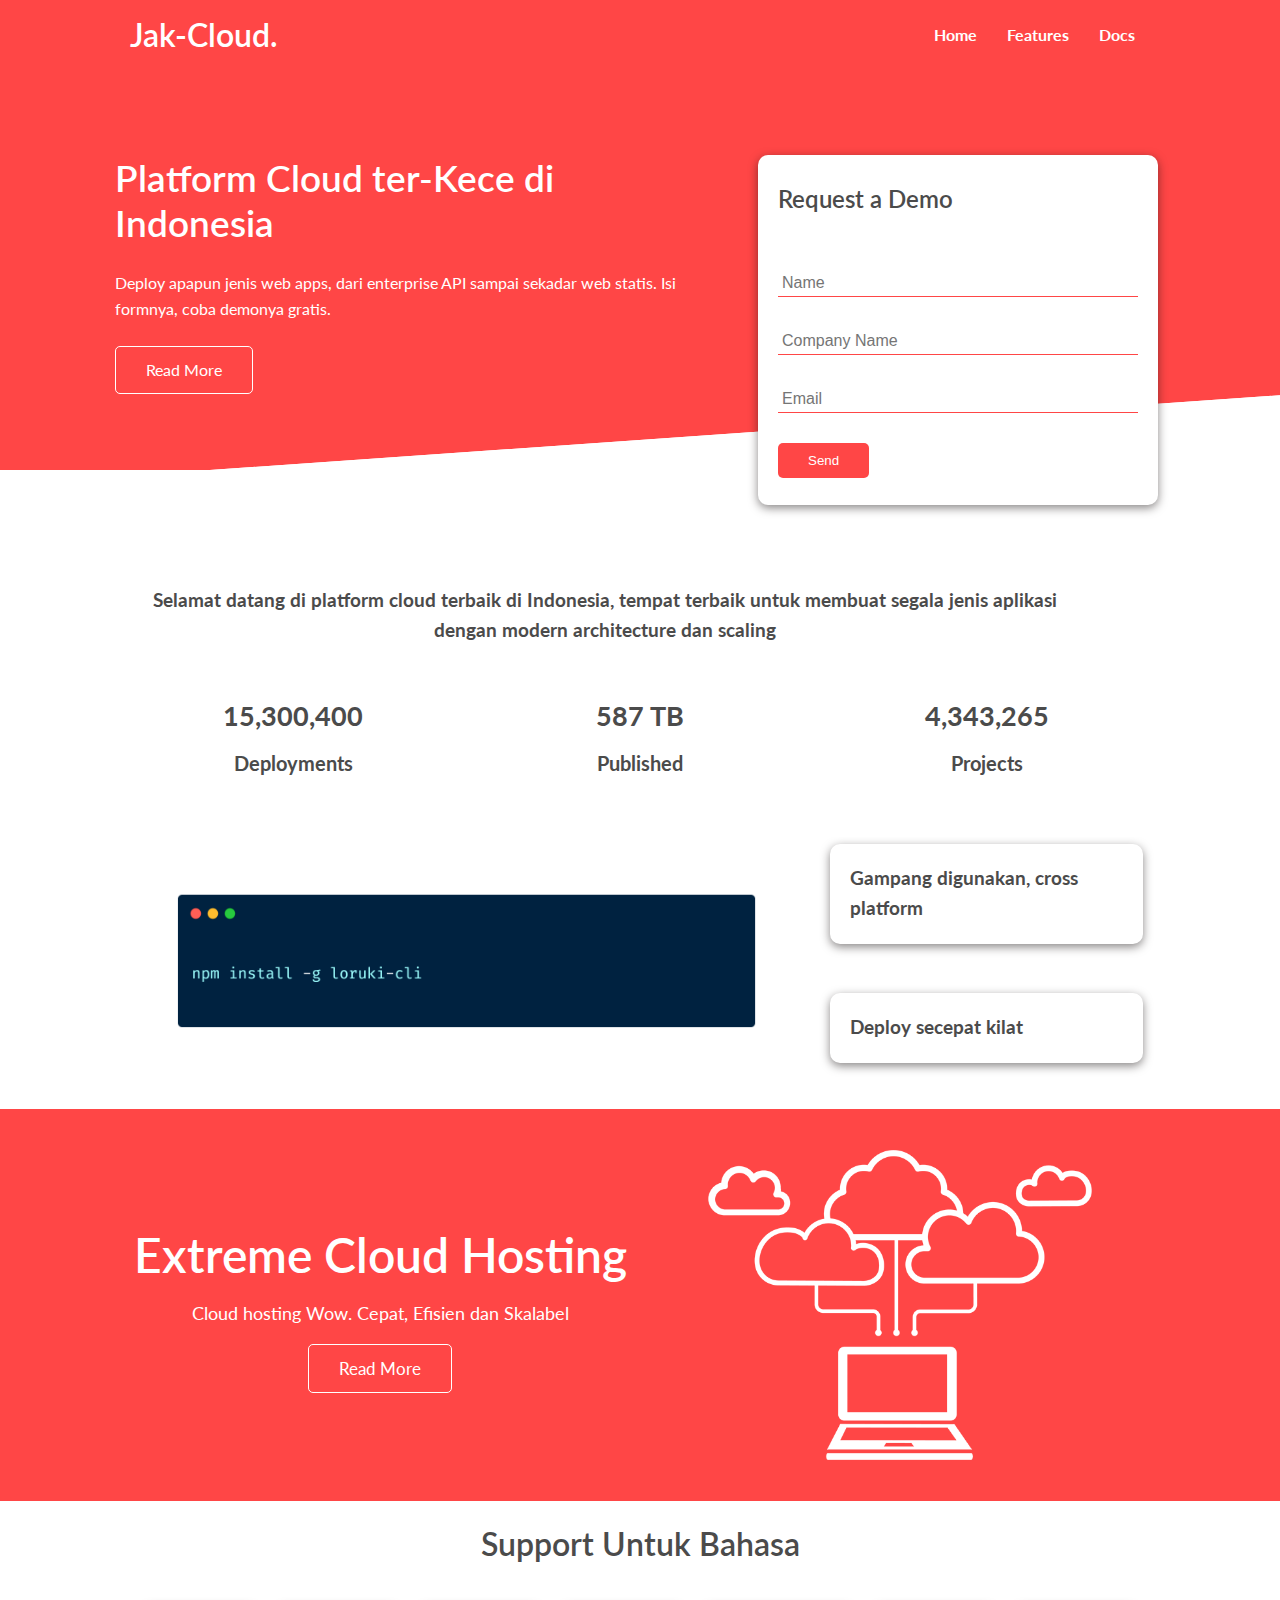
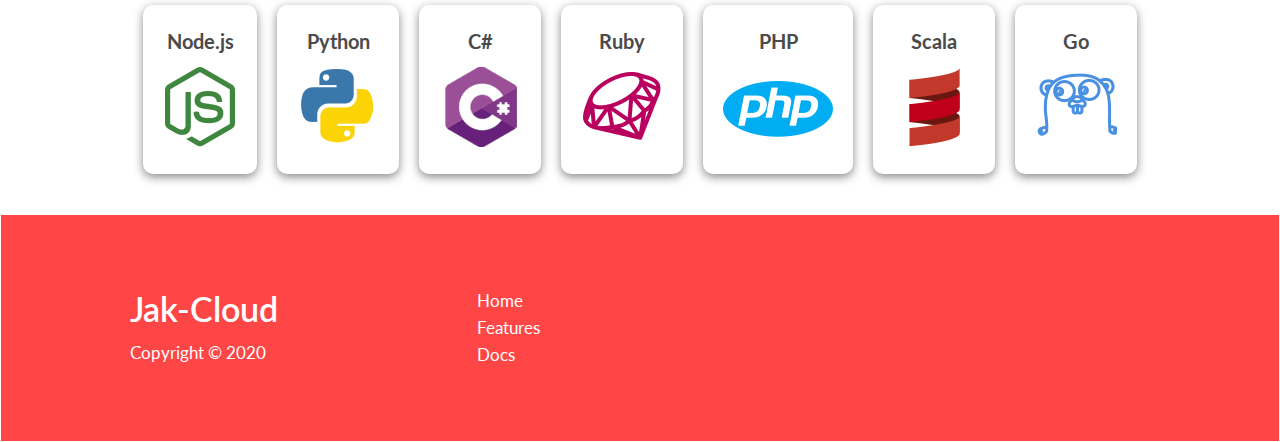
<file: index.html>
<!DOCTYPE html>
<html lang="en">
<head>
    <meta charset="UTF-8">
    <meta name="viewport" content="width=device-width, initial-scale=1.0">
    <link rel="stylesheet" href="https://cdnjs.cloudflare.com/ajax/libs/font-awesome/5.15.1/css/all.min.css" integrity="sha512-+4zCK9k+qNFUR5X+cKL9EIR+ZOhtIloNl9GIKS57V1MyNsYpYcUrUeQc9vNfzsWfV28IaLL3i96P9sdNyeRssA==" crossorigin="anonymous" />
    <link rel="stylesheet" href="style.css">
    <link rel="stylesheet" href="utilities.css">
    <title>Jak-Cloud || CLoud Hosting Indonesia</title>
    
</head>
<body>
    <!-- Navbar -->
    <div class="navbar">
        <div class="container flex">
            <h1 class="logo">Jak-Cloud.</h1>
            <nav>
                <ul>
                    <li><a href="index.html">Home</a></li>
                    <li><a href="features.html">Features</a></li>
                    <li><a href="docs.html">Docs</a></li>
                </ul>
            </nav>
        </div>
    </div>

    <!-- Showcase -->
    <section class="showcase">
        <div class="container grid">
            <div class="showcase-text">
                <h1>Platform Cloud ter-Kece di Indonesia</h1>
                <p>Deploy apapun jenis web apps, dari enterprise API sampai sekadar web statis. Isi formnya, coba demonya gratis.</p>
                <a href="features.html" class="btn btn-outline">Read More</a>
            </div>

            <div class="showcase-form card">
                <h2>Request a Demo</h2>
                 <form name="contact" netlify-honeypot="bot-field" method="POST" data-netlify="true">
                    <input type="hidden" name="form-name" value="contact">
                    <p class="hidden">
                        <label>Don’t fill this out if you're human: <input name="bot-field" /></label>
                      </p>
                    <div class="form-control">
                        <input type="text" name="name" placeholder="Name" required>
                    </div>
                    <div class="form-control">
                        <input type="text" name="company" placeholder="Company Name" required>
                    </div>
                    <div class="form-control">
                        <input type="email" name="email" placeholder="Email" required>
                    </div>
                    <input type="submit" value="Send" class="btn btn-primary">
                </form> 
            </div>
        </div>
    </section>

     <!-- Stats -->
     <section class="stats">
        <div class="container">
            <h3 class="stats-heading text-center my-1">
                Selamat datang di platform cloud terbaik di Indonesia, tempat terbaik untuk membuat segala jenis aplikasi dengan modern architecture dan scaling
            </h3>

            <div class="grid grid-3 text-center my-4">
                <div>
                    <i class="fas fa-server fa-3x"></i>
                    <h3>15,300,400</h3>
                    <p class="text-secondary">Deployments</p>
                </div>
                <div>
                    <i class="fas fa-upload fa-3x"></i>
                    <h3>587 TB</h3>
                    <p class="text-secondary">Published</p>
                </div>
                <div>
                    <i class="fas fa-project-diagram fa-3x"></i>
                    <h3>4,343,265</h3>
                    <p class="text-secondary">Projects</p>
                </div>
            </div>
        </div>
    </section>

    <!-- Cli -->
    <section class="cli">
        <div class="container grid">
            <img src="img/cli.png" alt="">
            <div class="card">
                <h3>Gampang digunakan, cross platform</h3>
            </div>
            <div class="card">
                <h3>Deploy secepat kilat</h3>
            </div>
        </div>
    </section>

    <!-- Cloud -->

    <section class="cloud bg-primary my-2 py-2">
        <div class="container grid">
            <div class="text-center">
                <h2 class="lg">Extreme Cloud Hosting</h2>
                <p class="lead my-1">Cloud hosting Wow. Cepat, Efisien dan Skalabel</p>
                <a href="features.html" class="btn btn-dark">Read More</a>
            </div>
            <img src="img/cloud.png" alt="">
        </div>
    </section>

    <!-- Languange -->

    <section class="languages">
        <h2 class="md text-center my-2">
            Support Untuk Bahasa
        </h2>
        <div class="container flex">
            <div class="card">
                <h4>Node.js</h4>
                <img src="img/node.png" alt="">
            </div>
            <div class="card">
                <h4>Python</h4>
                <img src="img/python.png" alt="">
              </div>
              <div class="card">
                <h4>C#</h4>
                <img src="img/csharp.png" alt="">
              </div>
              <div class="card">
                <h4>Ruby</h4>
                <img src="img/ruby.png" alt="">
              </div>
              <div class="card">
                <h4>PHP</h4>
                <img src="img/php.png" alt="">
              </div>
              <div class="card">
                <h4>Scala</h4>
                <img src="img/scala.png" alt="">
              </div>
              <div class="card">
                <h4>Go</h4>
                <img src="img/go.png" alt="">
              </div>
        </div>
    </section>

    <!-- Footer -->
    <footer class="footer bg-dark py-5">
        <div class="container grid grid-3">
            <div>
                <h1>Jak-Cloud
                </h1>
                <p>Copyright &copy; 2020</p>
            </div>
            <nav>
                <ul>
                    <li><a href="index.html">Home</a></li>
                    <li><a href="features.html">Features</a></li>
                    <li><a href="docs.html">Docs</a></li>
                </ul>
            </nav>
            <div class="social">
                <a href="#"><i class="fab fa-github fa-2x"></i></a>
                <a href="#"><i class="fab fa-facebook fa-2x"></i></a>
                <a href="#"><i class="fab fa-instagram fa-2x"></i></a>
                <a href="#"><i class="fab fa-twitter fa-2x"></i></a>
            </div>
        </div>
    </footer>

</body>
</html>
</file>
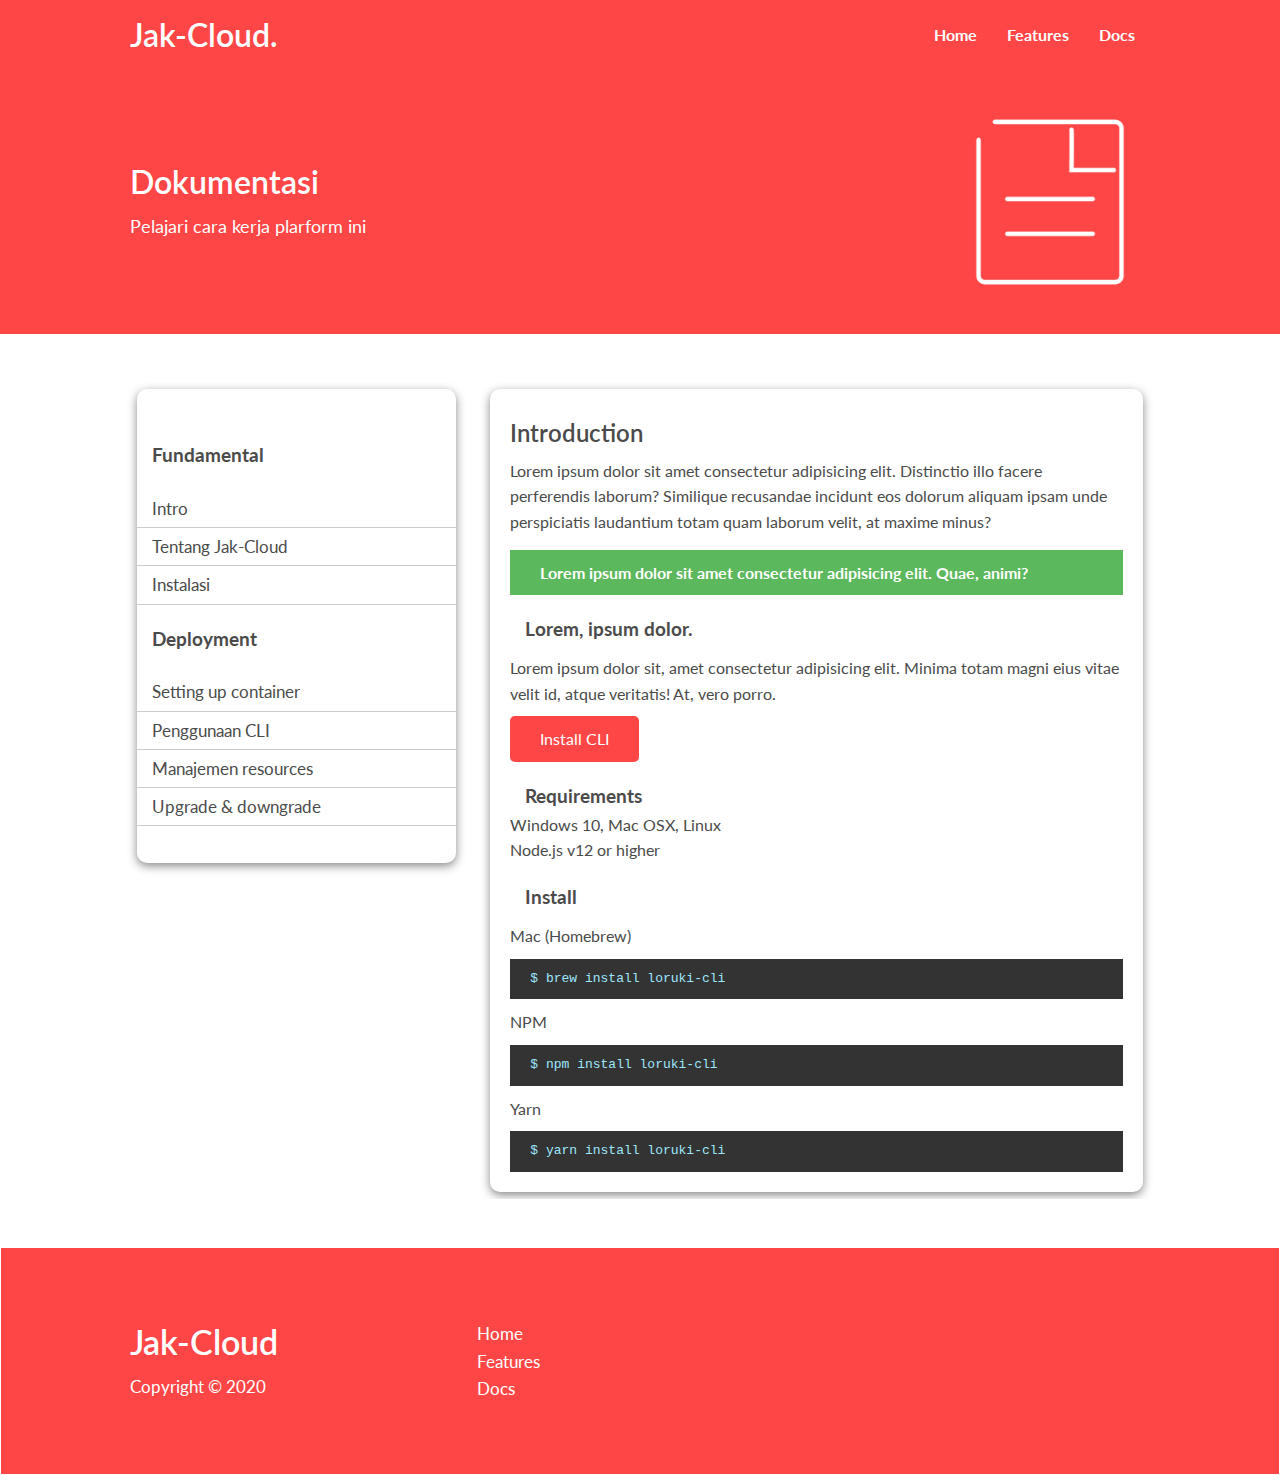
<file: docs.html>
<!DOCTYPE html>
<html lang="en">
<head>
    <meta charset="UTF-8">
    <meta name="viewport" content="width=device-width, initial-scale=1.0">
    <link rel="stylesheet" href="https://cdnjs.cloudflare.com/ajax/libs/font-awesome/5.15.1/css/all.min.css" integrity="sha512-+4zCK9k+qNFUR5X+cKL9EIR+ZOhtIloNl9GIKS57V1MyNsYpYcUrUeQc9vNfzsWfV28IaLL3i96P9sdNyeRssA==" crossorigin="anonymous" />
    <link rel="stylesheet" href="style.css">
    <link rel="stylesheet" href="utilities.css">
    <title>Jak-Cloud || CLoud Hosting Indonesia</title>
    
</head>
<body>
    <!-- Navbar -->
    <div class="navbar">
        <div class="container flex">
            <h1 class="logo">Jak-Cloud.</h1>
            <nav>
                <ul>
                    <li><a href="index.html">Home</a></li>
                    <li><a href="features.html">Features</a></li>
                    <li><a href="docs.html">Docs</a></li>
                </ul>
            </nav>
        </div>
    </div>

    <!-- Head -->
    <section class="docs-head bg-primary py-3">
        <div class="container grid">
            <div>
                <h1 class="xl">Dokumentasi </h1>
                <p class="lead">
                    Pelajari cara kerja plarform ini
                </p>
            </div>
            <img src="img/docs.png" alt="">
        </div>
    </section>

    <!-- Docs main -->
    <section class="docs-main my-4">
        <div class="container grid">
            <div class="card bg-light p-3">
                <h3 class="my-2">Fundamental</h3>
                <nav>
                    <ul>
                        <li><a class="text-primary" href="#">Intro</a></li>
                        <li><a href="#">Tentang Jak-Cloud</a></li>
                        <li><a href="#">Instalasi</a></li>
                    </ul>
                </nav>

                <h3 class="my-2">Deployment</h3>
                <nav>
                    <ul>
                        <li><a href="#">Setting up container</a></li>
							<li><a href="#">Penggunaan CLI</a></li>
							<li><a href="#">Manajemen resources</a></li>
							<li><a href="#">Upgrade & downgrade</a></li>
                    </ul>
                </nav>
            </div>
            <div class="card">
                <h2>Introduction</h2>
                <p>Lorem ipsum dolor sit amet consectetur adipisicing elit. Distinctio illo facere perferendis laborum? Similique recusandae incidunt eos dolorum aliquam ipsam unde perspiciatis laudantium totam quam laborum velit, at maxime minus?</p>

                <div class="alert alert-success">
                    <i class="fas fa-info"></i> Lorem ipsum dolor sit amet consectetur adipisicing elit. Quae, animi?
                </div>

                <h3>Lorem, ipsum dolor.</h3>
                <p>Lorem ipsum dolor sit, amet consectetur adipisicing elit. Minima totam magni eius vitae velit id, atque veritatis! At, vero porro.</p>
                <a href="#" class="btn btn-primary">Install CLI</a>

                <h3>Requirements</h3>
                <ul>
                    <li>Windows 10, Mac OSX, Linux</li>
                    <li>Node.js v12 or higher</li>
                </ul>

                <h3>Install</h3>
                <p>Mac (Homebrew)</p>
                <pre><code>$ brew install loruki-cli</code></pre>
                <p>NPM</p>
                <pre><code>$ npm install loruki-cli</code></pre>
                <p>Yarn</p>
                <pre><code>$ yarn install loruki-cli</code></pre>

            </div>
        </div>
    </section>


   
    <!-- Footer -->
    <footer class="footer bg-dark py-5">
        <div class="container grid grid-3">
            <div>
                <h1>Jak-Cloud
                </h1>
                <p>Copyright &copy; 2020</p>
            </div>
            <nav>
                <ul>
                    <li><a href="index.html">Home</a></li>
                    <li><a href="features.html">Features</a></li>
                    <li><a href="docs.html">Docs</a></li>
                </ul>
            </nav>
            <div class="social">
                <a href="#"><i class="fab fa-github fa-2x"></i></a>
                <a href="#"><i class="fab fa-facebook fa-2x"></i></a>
                <a href="#"><i class="fab fa-instagram fa-2x"></i></a>
                <a href="#"><i class="fab fa-twitter fa-2x"></i></a>
            </div>
        </div>
    </footer>

</body>
</html>
</file>
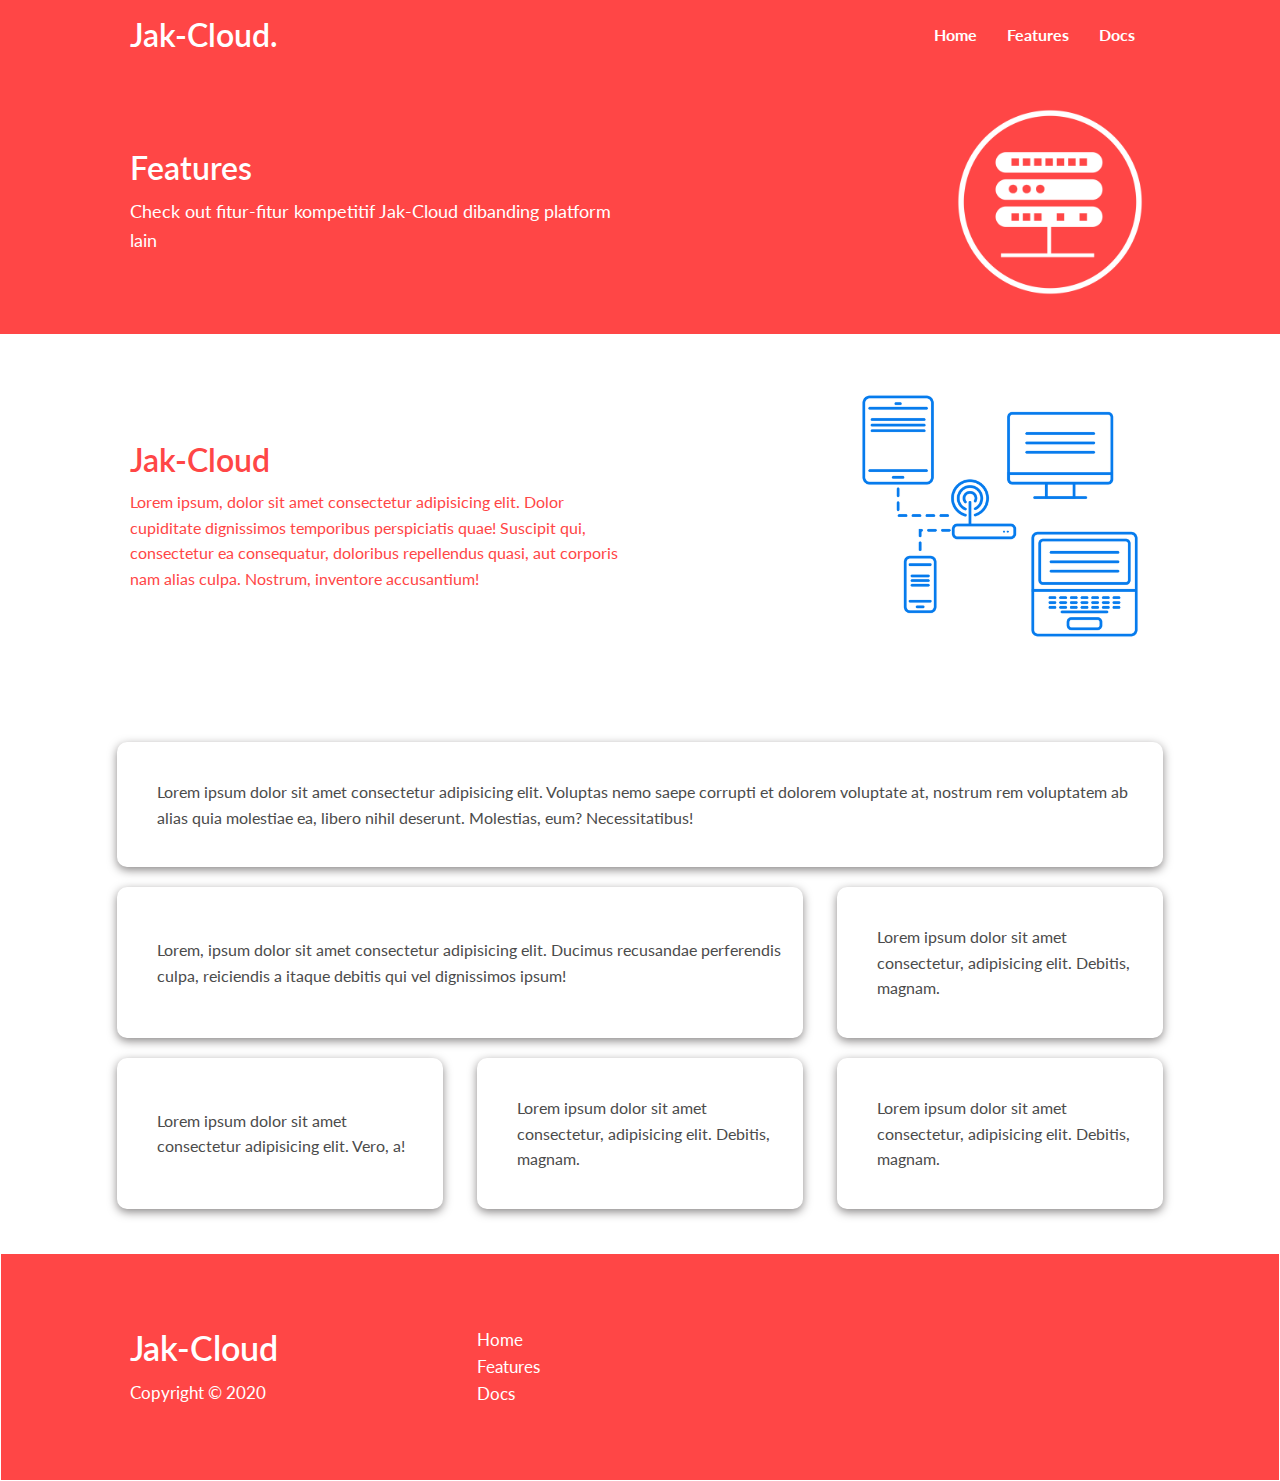
<file: features.html>
<!DOCTYPE html>
<html lang="en">
<head>
    <meta charset="UTF-8">
    <meta name="viewport" content="width=device-width, initial-scale=1.0">
    <link rel="stylesheet" href="https://cdnjs.cloudflare.com/ajax/libs/font-awesome/5.15.1/css/all.min.css" integrity="sha512-+4zCK9k+qNFUR5X+cKL9EIR+ZOhtIloNl9GIKS57V1MyNsYpYcUrUeQc9vNfzsWfV28IaLL3i96P9sdNyeRssA==" crossorigin="anonymous" />
    <link rel="stylesheet" href="style.css">
    <link rel="stylesheet" href="utilities.css">
    <title>Jak-Cloud || CLoud Hosting Indonesia</title>
    
</head>
<body>
    <!-- Navbar -->
    <div class="navbar">
        <div class="container flex">
            <h1 class="logo">Jak-Cloud.</h1>
            <nav>
                <ul>
                    <li><a href="index.html">Home</a></li>
                    <li><a href="features.html">Features</a></li>
                    <li><a href="docs.html">Docs</a></li>
                </ul>
            </nav>
        </div>
    </div>

    <!-- Head -->
    <section class="features-head bg-primary py-3">
        <div class="container grid">
            <div>
                <h1 class="xl">Features</h1>
                <p class="lead">
                    Check out fitur-fitur kompetitif Jak-Cloud dibanding platform lain
                </p>
            </div>
            <img src="img/server.png" alt="">
        </div>
    </section>


    <!-- Sub head -->
    <section class="features-sub-head bg-light py-3">
        <div class="container grid">
            <div>
                <h1 class="md">Jak-Cloud</h1>
                <p>
                    Lorem ipsum, dolor sit amet consectetur adipisicing elit. Dolor cupiditate dignissimos temporibus perspiciatis quae! Suscipit qui, consectetur ea consequatur, doloribus repellendus quasi, aut corporis nam alias culpa. Nostrum, inventore accusantium!
                </p>
            </div>
            <img src="img/server2.png" alt="">
        </div>
    </section>

    <section class="features-main my-2">
        <div class="container grid grid-3">
            <div class="card flex">
                <i class="fas fa-server fa-3x"></i>
                <p>Lorem ipsum dolor sit amet consectetur adipisicing elit. Voluptas nemo saepe corrupti et dolorem voluptate at, nostrum rem voluptatem ab alias quia molestiae ea, libero nihil deserunt. Molestias, eum? Necessitatibus!</p>
            </div>
            <div class="card flex">
                <i class="fas fa-network-wired fa-3x"></i>
                <p>
                    Lorem, ipsum dolor sit amet consectetur adipisicing elit. Ducimus
                    recusandae perferendis culpa, reiciendis a itaque debitis qui vel
                    dignissimos ipsum!
                </p>
            </div>
            <div class="card flex">
                <i class="fas fa-laptop-code fa-3x"></i>
                <p>
                    Lorem ipsum dolor sit amet consectetur, adipisicing elit. Debitis,
                    magnam.
                </p>
            </div>
            <div class="card flex">
                <i class="fas fa-database fa-3x"></i>
                <p>
                    Lorem ipsum dolor sit amet consectetur adipisicing elit. Vero, a!
                </p>
            </div>
            <div class="card flex">
                <i class="fas fa-power-off fa-3x"></i>
                <p>
                    Lorem ipsum dolor sit amet consectetur, adipisicing elit. Debitis,
                    magnam.
                </p>
            </div>
            <div class="card flex">
                <i class="fas fa-upload fa-3x"></i>
                <p>
                    Lorem ipsum dolor sit amet consectetur, adipisicing elit. Debitis,
                    magnam.
                </p>
            </div>
        </div>
    </section>

   
    <!-- Footer -->
    <footer class="footer bg-dark py-5">
        <div class="container grid grid-3">
            <div>
                <h1>Jak-Cloud
                </h1>
                <p>Copyright &copy; 2020</p>
            </div>
            <nav>
                <ul>
                    <li><a href="index.html">Home</a></li>
                    <li><a href="features.html">Features</a></li>
                    <li><a href="docs.html">Docs</a></li>
                </ul>
            </nav>
            <div class="social">
                <a href="#"><i class="fab fa-github fa-2x"></i></a>
                <a href="#"><i class="fab fa-facebook fa-2x"></i></a>
                <a href="#"><i class="fab fa-instagram fa-2x"></i></a>
                <a href="#"><i class="fab fa-twitter fa-2x"></i></a>
            </div>
        </div>
    </footer>

</body>
</html>
</file>
<file: style.css>
@import url('https://fonts.googleapis.com/css2?family=Lato:wght@300&display=swap');

:root {
        --primary-color: #ff4646;
        --secondary-color: #1c3fa8;
        --dark-color: rgb(75, 75, 75);;
        --light-color: #f4f4f4;
        --success-color: #5cb85c;
        --error-color: #d9534f;
      }

      * {
        box-sizing: border-box;
        padding: 0;
        margin: 0;
      }
      
      body {
        font-family: 'Lato', sans-serif;
        color: rgb(75, 75, 75);
        line-height: 1.6;
      }
      
      ul {
        list-style-type: none;
      }
      
      a {
        text-decoration: none;
        color: #333;
      }
      
      h1,
      h2 {
        font-weight: 600;
        line-height: 1.2;
        margin: 10px 0;
      }
      
      p {
        margin: 10px 0;
      }
      
      img {
        width: 100%;
      }
      
      code,
      pre {
        background: #333;
        color: rgb(158, 230, 251);
        padding: 10px;
      }
      
      .hidden {
        visibility: hidden;
        height: 0;
      }
      
                                                /* Navbar */

      .navbar {
        background-color: var(--primary-color);
        color: #fff;
        height: 70px;
      }

      .navbar ul{
          display: flex;
          font-weight: bold;
      }

      .navbar a{
          color: #fff;
          padding: 10px;
          margin: 0 5px;
      }

      .navbar a:hover{
          border-bottom: 2px #fff solid;
      }

      .navbar .flex {
          justify-content: space-between;
      }

                                                    /*showcase*/

      .showcase {
          height: 400px;
          background-color: var(--primary-color);
          color: #fff;
          position: relative;
      }

      .showcase h1{
          font-size: 37px;          
      }

      .showcase p{
          margin: 25px 0;
      }

      .showcase .grid{
          overflow: visible;
          grid-template-columns: 55% 45%;
          gap: 30px;
      }

      .showcase-text{
        animation: slideInFromLeft 1s ease-in;
      }

      .showcase-form{
          position: relative;
          top: 60px;
          height: 350px;
          width: 400px;
          padding: 0px;
          z-index: 100;
          justify-self: flex-end;
          animation: slideInFromRight 1s ease-in;
      }

      .showcase-form .form-control{
          margin: 30px 0;         
      }

      .showcase-form input[type ='text'],
      .showcase-form input[type ='email']{
          border: 0;
          border-bottom: 1px solid var(--primary-color);
          width: 100%;
          padding: 4px;
          font-size: 16px;
      }

      .showcase-form input:focus{
          outline: none;
      }

      .showcase::before, 
      .showcase::after{
        content: '';
        position: absolute;
        height: 100px;
        bottom: -70px;
        right: 0;
        left: 0;
        background-color: #fff;
        transform: skewY(-4deg);
        /*webkit=chrome, moz=mozila, ms= microsoft*/
        -webkit-transform: skewY(-4deg);
        -moz-transform: skewY(-4deg);
        -ms-transform: skewY(-4deg);;
      }

                                                    /*stats*/
      .stats{
          padding-top: 100px;
          animation: slideInFromBottom 1s ease-in;
      }

      .stats-heading{
          max-width: 950px;
          margin: auto;
      }

      .stats .grid h3{
          font-size: 27px;
      }

      .stats .grid p{
          font-size: 20px;
          font-weight: bold;
      }
      
                                                        /*CLI*/
      .cli .grid{
          grid-template-columns: repeat(3, 1fr);
          grid-template-rows: repeat(2, 1fr);
      }

      .cli .grid > *:first-child{
          grid-column: 1 / span 2;
          grid-row: 1 / span 2;
      }

                                                         /*cloud*/

      .cloud{
          grid-template-columns: 4fr 3fr;
      }

                                                        /*language*/

      .languages .flex{
          flex-wrap: wrap;
      }

      .languages .card{
          text-align: center;
          margin: 18px 10px 40px;
          transition: transform 0.2s ease-in;
      }

      .languages .card h4{
        font-size: 20px;
        margin-bottom: 10px;
      }

      .languages .card:hover{
          transform: translateY(-15px);
      }

                                              /*FEATURES*/

      .features-head img, .docs-head img{
        width: 200px;
          justify-self: flex-end;
      }
      .features-sub-head img{
          width: 300px;
          justify-self: flex-end;
      }

      .features-main .card > i{
        margin-right: 20px;
      }

      .features-main .grid{
        padding: 20px;
      }

      .features-main .grid > *:first-child{
        grid-column: 1 / span 3;
    }

      .features-main .grid > *:nth-child(2){
        grid-column: 1 / span 2;
    }


                                            /*DOCS*/

    .docs-main h3 {
      color: var(--dark-color);
      font-weight: bold;
      margin-top:20px;
      margin-left: 15px;
    }
    
    .docs-main .grid {
      grid-template-columns: 1fr 2fr;
      align-items: flex-start;
    }

    .docs-main nav li {
      font-size: 17px;
      padding-bottom: 5px;
      margin-bottom: 5px;
      border-bottom: 1px #ccc solid;
    }

    .docs-main nav li a{
      color: var(--dark-color);
      margin-left: 15px;
    }
    
    .docs-main a:hover {
      font-weight: bold;
    }



                                                       /*footer*/
      .footer .social a{
          margin: 0 10px;
      }

      .footer .social a:hover{
        color: black;
      }

      .footer nav a:hover{
        border-bottom: 2px #fff solid;
      }

      /*Animations*/

      @keyframes slideInFromLeft {
        0% {
          transform: translateX(-100%);
        }
      
        100% {
          transform: translateX(0);
        }
      }
      
      @keyframes slideInFromRight {
        0% {
          transform: translateX(100%);
        }
      
        100% {
          transform: translateX(0);
        }
      }
      
      @keyframes slideInFromTop {
        0% {
          transform: translateY(-100%);
        }
      
        100% {
          transform: translateX(0);
        }
      }
      
      @keyframes slideInFromBottom {
        0% {
          transform: translateY(100%);
        }
      
        100% {
          transform: translateX(0);
        }
      }

                                        /*tablets and under*/
      @media (max-width: 768px) {
        .grid,
        .showcase .grid,
        .stats .grid,
        .cli .grid,
        .cloud .grid,
        .features-main .grid,
        .features-head .grid,
        .features-sub-head .grid,
        .docs-main .grid 
        ,.docs-head .grid{
          grid-template-columns: 1fr;
          grid-template-rows: 1fr;
        }
    
        .showcase {
            height: auto;
        }

        .showcase-text {
            text-align: center;
            margin-top: 40px;
            animation: slideInFromTop 1s ease-in;
        }

        .showcase-form {
            justify-self: center;
            margin: auto;
            animation: slideInFromBottom 1s ease-in;
        }

        .cli .grid > *:first-child{
            grid-column: 1;
            grid-row: 1;
        }

        .features-head,
        .features-sub-head,
        .docs-head {
         text-align: center;
        }

       .features-head img,
       .features-sub-head img,
       .docs-head img {
        justify-self: center;
       }

      .features-main .grid > *:first-child,
      .features-main .grid > *:nth-child(2) {
      grid-column: 1;
      }

        .footer .social a{
          margin: 0 5px;
      }
  
      }

      /*mobile*/

        @media (max-width: 500px) {
           
            .navbar{
              height: 110px;
            }

            .navbar .container{
                overflow: hidden;
            }

          
            .navbar .flex {
              flex-direction: column;
            }
          
            .navbar ul {
              padding: 10px;
              background-color: rgba(0, 0, 0, 0.1);
            }
            
            .showcase-form {
              width: 350px;
            }
            
           .languages .card{
                   display: block
          }
</file>
<file: utilities.css>
/*utilities*/
.container {
    max-width: 1100px;
    overflow: auto;
    margin: 0 auto;
    padding: 0 40px;
}


.card {
    background-color: #fff;
    border-radius: 10px;
    box-shadow: 0 3px 10px rgba(22, 16, 16, 0.5);
    padding: 20px;
    margin: 7px;
    color: var(--dark-color);
}

.btn{
    display: inline-block;
    padding: 10px 30px;
    cursor: pointer;
    background-color: var(--primary-color);
    color: #fff;
    border: none;
    border-radius: 5px;
}
.btn-outline{
  background-color: transparent;
  border: 1px #fff solid;
}

.btn:hover{
    transform: scale(0.95);
}

.bg-primary,
.btn-primary {
    background-color: var(--primary-color);
    color: #fff;
    
}

.bg-dark,
.btn-dark {
    background-color: var(--primary-color);
    color: #fff;
    font-size: 17px;
    border: 1.2px #fff solid;
}

.bg-light{
    background-color: #fff;
    color: var(--primary-color);
}

.bg-dark,
.btn-dark, a{
    color: #fff;
}

.lead{
    font-size: 18px;
}

.sm{
    font-size: 1rem;
}

.md{
    font-size: 2rem;
}

.lg{
    font-size: 3rem;
}

.text-center{
    text-align: center;
}

/*Alert*/

.alert {
    background-color: var(--light-color);
    padding: 10px 20px;
    font-weight: bold;
    margin: 15px 0;
  }
  
  .alert i {
    margin-right: 10px;
  }
  
  .alert-success {
    background-color: var(--success-color);
    color: #fff;
  }
  
  .alert-error {
    background-color: var(--error-color);
    color: #fff;
  }

.flex {
  display: flex;
  justify-content: center;
  align-items: center;
  height: 100%;
}

.grid{
    display: grid;
    grid-template-columns: repeat(2, 1fr);
    gap: 20px;
    justify-content: center;
    align-items: center;
    height: 100%;
}

.grid-3{
    grid-template-columns: repeat(3, 1fr);
}

                                /*margin*/
.my-1 {
    margin: 1rem 0;
}

.my-2 {
    margin: 1.5rem 0;
}

.my-3 {
    margin: 2rem 0;
}

.my-4 {
    margin: 3rem 0;
}

.my-5 {
    margin: 4rem 0;
}

.m-1 {
    margin: 1rem 0;
}

.m-2 {
    margin: 1.5rem 0;
}

.m-3 {
    margin: 2rem 0;
}

.m-4 {
    margin: 3rem 0;
}

.m-5 {
    margin: 4rem 0;
}


                                /*padding*/
.py-1 {
    padding: 1rem 0;
}

.py-2 {
    padding: 1.5rem 0;
}

.py-3 {
    padding: 2rem 0;
}

.py-4 {
    padding: 3rem 0;
}

.py-5 {
    padding: 4rem 0;
}

.p-1 {
    padding: 1rem 0;
}

.p-2 {
    padding: 1.5rem 0;
}

.p-3 {
    padding: 2rem 0;
}

.p-4 {
    padding: 3rem 0;
}

.p-5 {
    padding: 4rem 0;
}
</file>
